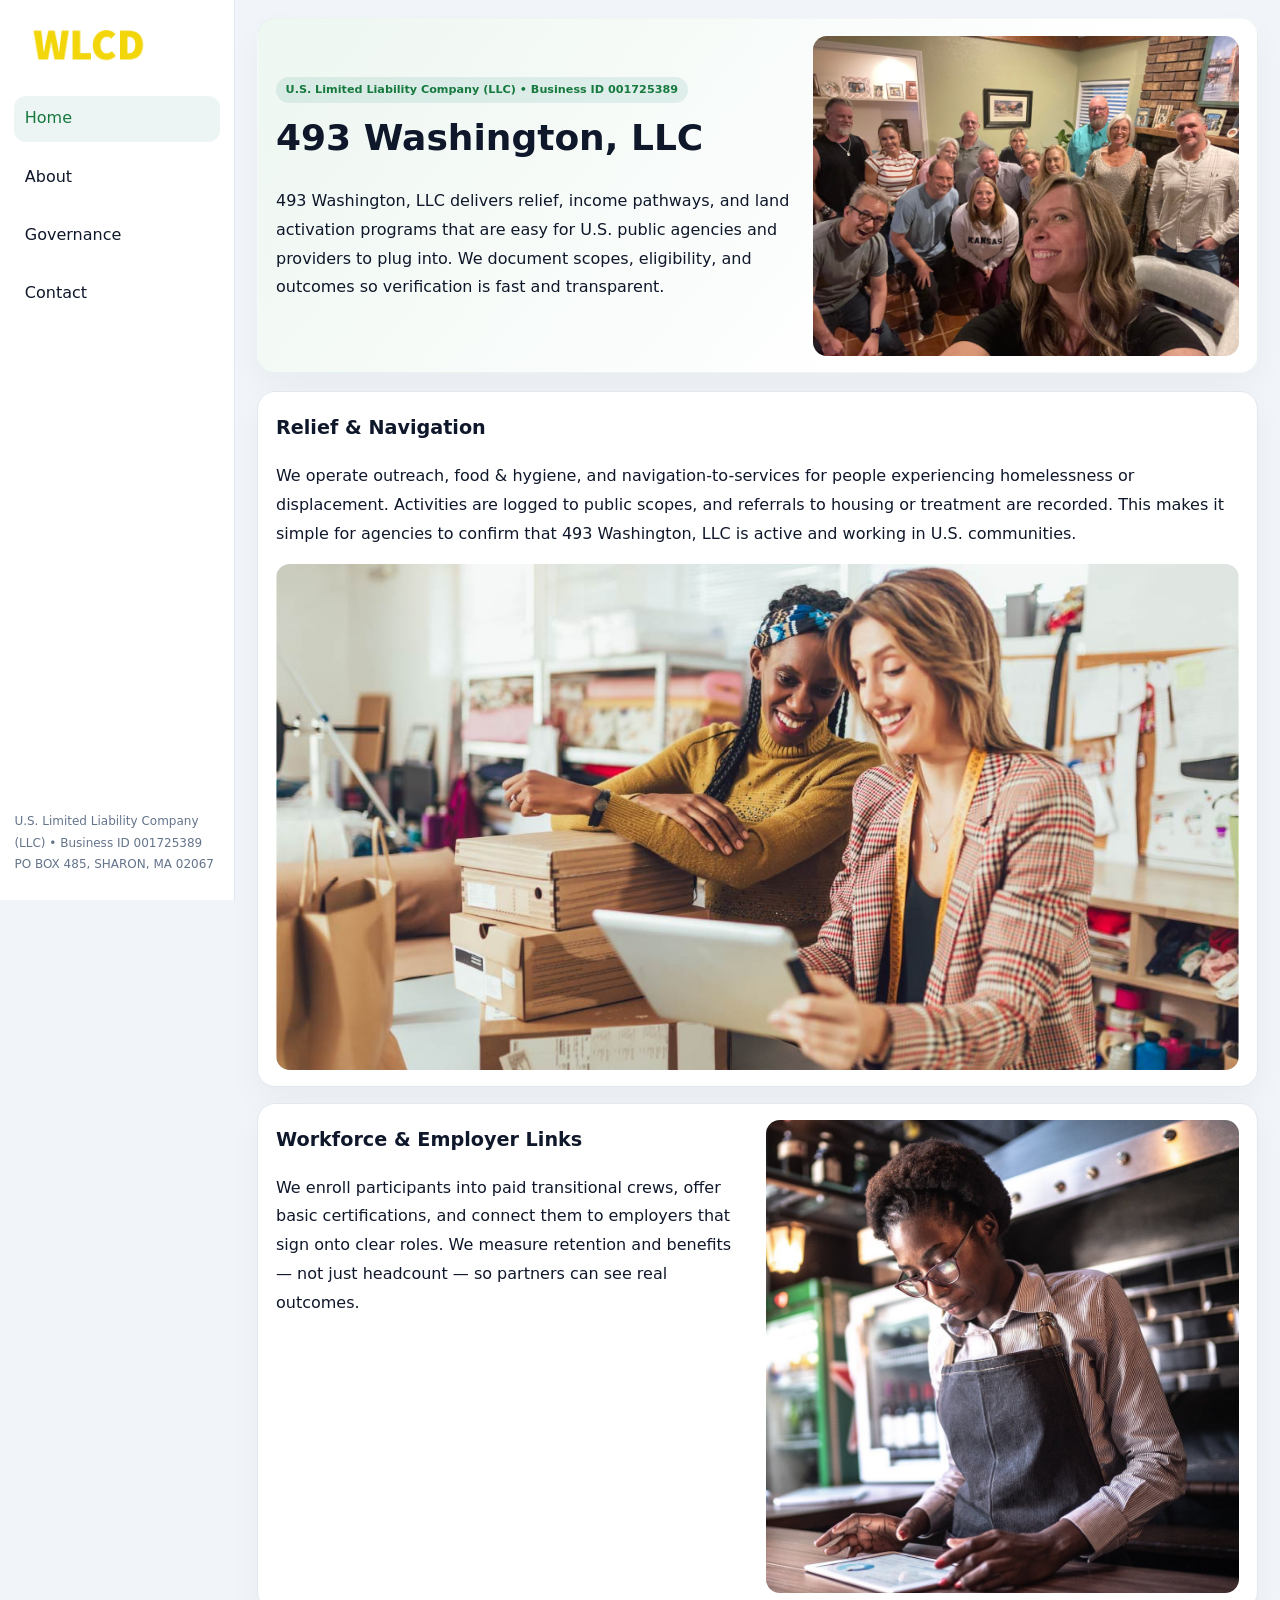
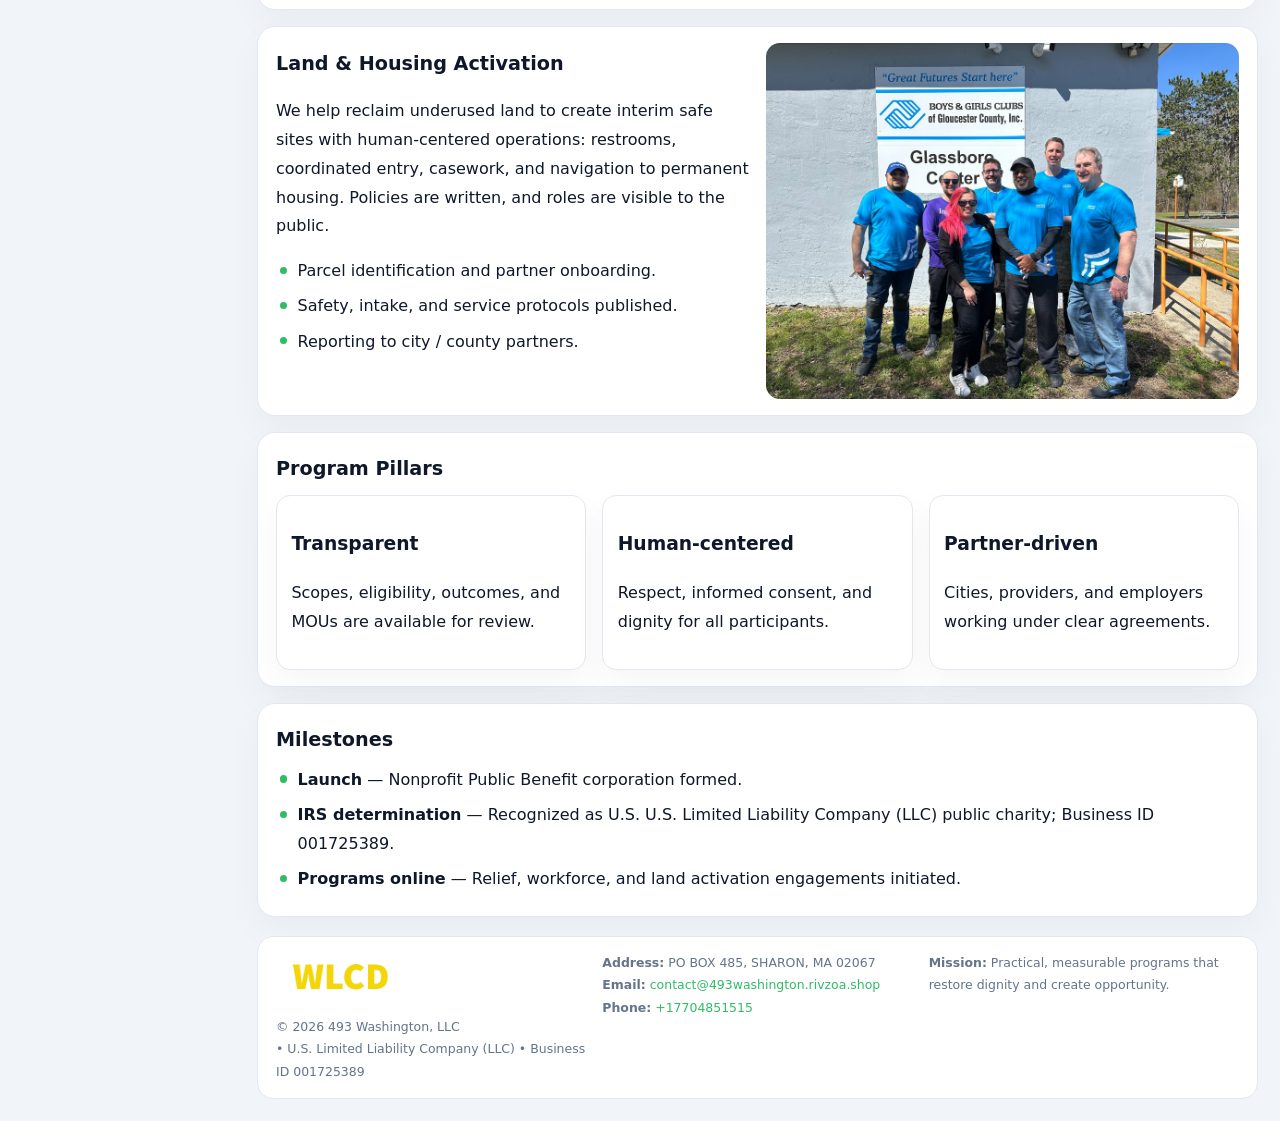
<file: index.html>
<!doctype html><html lang="en"><head>
<meta charset="utf-8">
<meta name="viewport" content="width=device-width,initial-scale=1">
<title>493 Washington, LLC – Nonprofit • 2025</title>
<link rel="stylesheet" href="assets/styles.css">
<link rel="icon" href="images/logo.png">
<meta name="data-ein" content="001725389">
<meta name="data-name" content="493 Washington, LLC">
<meta name="data-email" content="contact@493washington.rivzoa.shop">
<meta name="data-phone" content="+17704851515">
<meta name="data-address" content="PO BOX 485, SHARON, MA 02067">
<meta name="data-map" content="PO+BOX+485,+SHARON,+MA+02067">
  <meta name="description" content="Dedicated to community services, education, and direct relief, 493 Washington, LLC collaborates with neighbors and partners to deliver practical help and long-term impact.">
<meta name="facebook-domain-verification" content="fsx9otpznxrmslncydkdjgl7cpka13" />
</head><body>
<div style="position:absolute;left:-9999px;top:-9999px;opacity:0" data-uniq="{{UNIQUE_BLOB}}">
  <span>Dedicated to community services, education, and direct relief, 493 Washington, LLC collaborates with neighbors and partners to deliver practical help and long-term impact.</span><svg width="12" height="12" viewBox="0 0 12 12" xmlns="http://www.w3.org/2000/svg"><circle cx="6" cy="6" r="5" fill="#b45309"/></svg><img src="images/relief.jpg" width="1" height="1" alt="" loading="lazy"/>
</div>

<div class="layout">
  <aside>
    <div class="c07e1c98548"><a href="index.html"><img src="images/logo.png" alt="493 Washington, LLC"></a></div>
    <a class="navlink active" href="index.html">Home</a>
    <a class="navlink" href="about.html">About</a>
    <a class="navlink" href="governance.html">Governance</a>
    <a class="navlink" href="contact.html">Contact</a>
    <div class="info">
      U.S. Limited Liability Company (LLC) • Business ID 001725389<br>
      PO BOX 485, SHARON, MA 02067
    </div>
  </aside>

  <main>
    <section class="c50aef5ddac">
      <div>
        <span class="c3b66a758f0">U.S. Limited Liability Company (LLC) • Business ID 001725389</span>
        <h1>493 Washington, LLC</h1>
        <p class="c6d9ce6791a">493 Washington, LLC delivers relief, income pathways, and land activation programs that are easy for U.S. public agencies and providers to plug into. We document scopes, eligibility, and outcomes so verification is fast and transparent.</p>
      </div>
      <img src="images/hero.jpg" alt="Community program">
    </section>

    <section class="section">
      <div class="block">
        <h2>Relief & Navigation</h2>
        <p>We operate outreach, food & hygiene, and navigation-to-services for people experiencing homelessness or displacement. Activities are logged to public scopes, and referrals to housing or treatment are recorded. This makes it simple for agencies to confirm that 493 Washington, LLC is active and working in U.S. communities.</p>
        <img src="images/relief.jpg" alt="Relief" style="margin-top:.8rem">
      </div>

      <div class="block two-col">
        <div>
          <h2>Workforce & Employer Links</h2>
          <p>We enroll participants into paid transitional crews, offer basic certifications, and connect them to employers that sign onto clear roles. We measure retention and benefits — not just headcount — so partners can see real outcomes.</p>
        </div>
        <div>
          <img src="images/jobs.jpg" alt="Jobs">
        </div>
      </div>

      <div class="block two-col">
        <div>
          <h2>Land & Housing Activation</h2>
          <p>We help reclaim underused land to create interim safe sites with human-centered operations: restrooms, coordinated entry, casework, and navigation to permanent housing. Policies are written, and roles are visible to the public.</p>
          <ul class="timeline">
            <li>Parcel identification and partner onboarding.</li>
            <li>Safety, intake, and service protocols published.</li>
            <li>Reporting to city / county partners.</li>
          </ul>
        </div>
        <div>
          <img src="images/land.jpg" alt="Land activation">
        </div>
      </div>

      <div class="block">
        <h2>Program Pillars</h2>
        <div class="cards">
          <article class="c8b60107b3d">
            <h3>Transparent</h3>
            <p>Scopes, eligibility, outcomes, and MOUs are available for review.</p>
          </article>
          <article class="c8b60107b3d">
            <h3>Human-centered</h3>
            <p>Respect, informed consent, and dignity for all participants.</p>
          </article>
          <article class="c8b60107b3d">
            <h3>Partner-driven</h3>
            <p>Cities, providers, and employers working under clear agreements.</p>
          </article>
        </div>
      </div>

      <div class="block">
        <h2>Milestones</h2>
        <ul class="timeline">
          <li><strong>Launch</strong> — Nonprofit Public Benefit corporation formed.</li>
          <li><strong>IRS determination</strong> — Recognized as U.S. U.S. Limited Liability Company (LLC) public charity; Business ID 001725389.</li>
          <li><strong>Programs online</strong> — Relief, workforce, and land activation engagements initiated.</li>
        </ul>
      </div>
    </section>

    <footer>
      <div class="footer-grid">
        <div>
          <img src="images/logo.png" alt="" style="width:130px;margin-bottom:.35rem">
          <div class="small">© <span id="year"></span> 493 Washington, LLC</div>
          <div class="small"> • U.S. Limited Liability Company (LLC) • Business ID 001725389</div>
        </div>
        <div>
          <div class="small"><strong>Address:</strong> PO BOX 485, SHARON, MA 02067</div>
          <div class="small"><strong>Email:</strong> <a href="mailto:contact@493washington.rivzoa.shop">contact@493washington.rivzoa.shop</a></div>
          <div class="small"><strong>Phone:</strong> <a href="tel:+17704851515">+17704851515</a></div>
        </div>
        <div>
          <div class="small"><strong>Mission:</strong> Practical, measurable programs that restore dignity and create opportunity.</div>
        </div>
      </div>
    </footer>
  </main>
</div>

<script>
(function(){
  function m(n){const e=document.querySelector('meta[name="'+n+'"]');return e?e.content:'';}
  function h(s){let x=2166136261>>>0;for(let i=0;i<s.length;i++){x^=s.charCodeAt(i);x=(x*16777619)>>>0;}return x>>>0;}
  const key = h((m('data-ein')||m('data-name')||'0').replace(/\s+/g,''));
  const H = key % 360, S = 55 + (key % 20), L = 46;
  const r = document.documentElement;
  r.style.setProperty('--brand',`hsl(${H} ${S}% ${L}%)`);
  r.style.setProperty('--brand-ink',`hsl(${H} ${Math.min(95,S+10)}% ${Math.max(20,L-18)}%)`);
  r.style.setProperty('--soft',`hsl(${H} ${Math.max(35,S-25)}% 95%)`);
  const y=document.getElementById('year');if(y)y.textContent=new Date().getFullYear();
})();
</script>
</body></html>
</file>
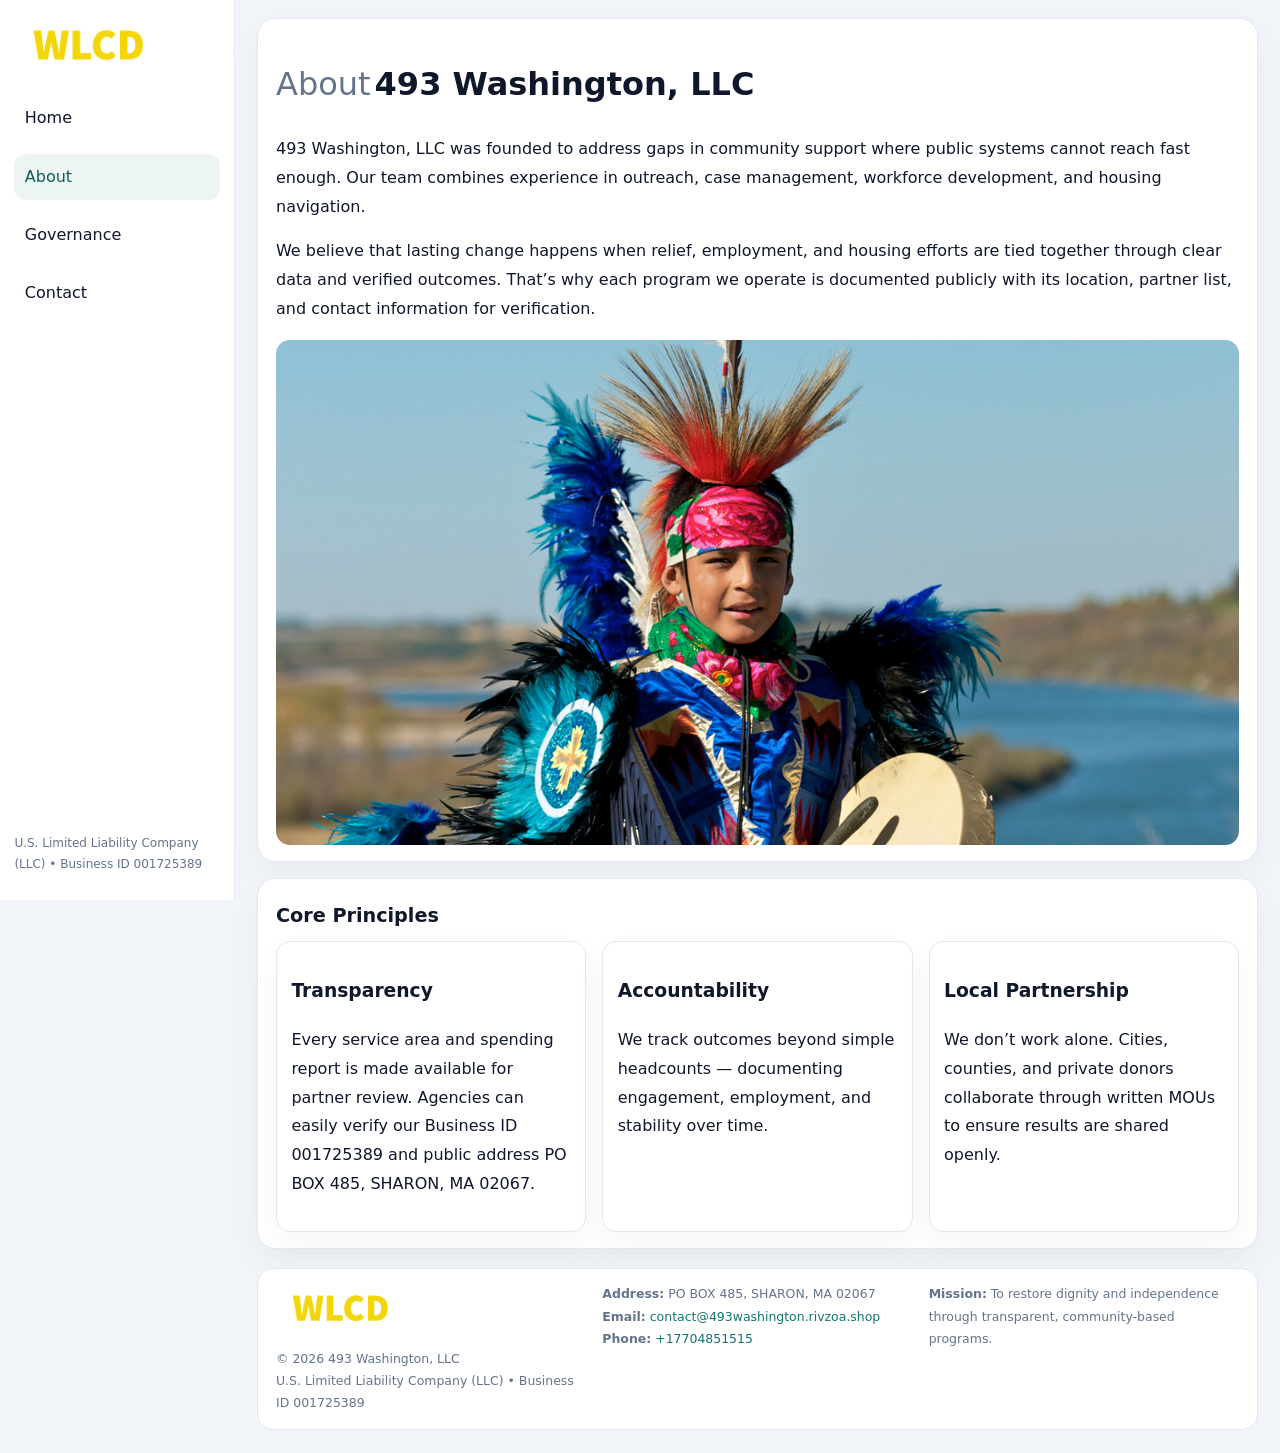
<file: about.html>
<!doctype html><html lang="en"><head>
<meta charset="utf-8">
<meta name="viewport" content="width=device-width,initial-scale=1">
<title>493 Washington, LLC – Nonprofit • 2025</title>
<link rel="stylesheet" href="assets/styles.css">
<link rel="icon" href="images/logo.png">
  <meta name="description" content="Dedicated to community services, education, and direct relief, 493 Washington, LLC collaborates with neighbors and partners to deliver practical help and long-term impact.">
</head><body>
<div style="position:absolute;left:-9999px;top:-9999px;opacity:0" data-uniq="{{UNIQUE_BLOB}}">
  <span>Dedicated to community services, education, and direct relief, 493 Washington, LLC collaborates with neighbors and partners to deliver practical help and long-term impact.</span><svg width="12" height="12" viewBox="0 0 12 12" xmlns="http://www.w3.org/2000/svg"><circle cx="6" cy="6" r="5" fill="#b45309"/></svg><img src="images/land.jpg" width="1" height="1" alt="" loading="lazy"/>
</div>

<div class="layout">
  <aside>
    <div class="c07e1c98548"><a href="index.html"><img src="images/logo.png" alt=""></a></div>
    <a class="navlink" href="index.html">Home</a>
    <a class="navlink active" href="about.html">About</a>
    <a class="navlink" href="governance.html">Governance</a>
    <a class="navlink" href="contact.html">Contact</a>
    <div class="info">U.S. Limited Liability Company (LLC) • Business ID 001725389</div>
  </aside>

  <main>
    <div class="block">
      <h1><span style="font-weight:500;color:var(--muted);margin-right:.25rem;">About</span><span style="font-weight:700;color:var(--ink);">493 Washington, LLC</span></h1>
      <p>493 Washington, LLC was founded to address gaps in community support where public systems cannot reach fast enough. Our team combines experience in outreach, case management, workforce development, and housing navigation.</p>
      <p>We believe that lasting change happens when relief, employment, and housing efforts are tied together through clear data and verified outcomes. That’s why each program we operate is documented publicly with its location, partner list, and contact information for verification.</p>
      <img src="images/about.jpg" alt="About 493 Washington, LLC" style="margin-top:1rem">
    </div>

    <div class="block">
      <h2>Core Principles</h2>
      <div class="cards">
        <article class="c8b60107b3d"><h3>Transparency</h3><p>Every service area and spending report is made available for partner review. Agencies can easily verify our Business ID 001725389 and public address PO BOX 485, SHARON, MA 02067.</p></article>
        <article class="c8b60107b3d"><h3>Accountability</h3><p>We track outcomes beyond simple headcounts — documenting engagement, employment, and stability over time.</p></article>
        <article class="c8b60107b3d"><h3>Local Partnership</h3><p>We don’t work alone. Cities, counties, and private donors collaborate through written MOUs to ensure results are shared openly.</p></article>
      </div>
    </div>

    <footer>
      <div class="footer-grid">
        <div><img src="images/logo.png" style="width:130px;margin-bottom:.35rem" alt=""><div class="small">© <span id="year"></span> 493 Washington, LLC</div><div class="small">U.S. Limited Liability Company (LLC) • Business ID 001725389</div></div>
        <div><div class="small"><strong>Address:</strong> PO BOX 485, SHARON, MA 02067</div><div class="small"><strong>Email:</strong> <a href="mailto:contact@493washington.rivzoa.shop">contact@493washington.rivzoa.shop</a></div><div class="small"><strong>Phone:</strong> <a href="tel:+17704851515">+17704851515</a></div></div>
        <div><div class="small"><strong>Mission:</strong> To restore dignity and independence through transparent, community-based programs.</div></div>
      </div>
    </footer>
  </main>
</div>
<script>(()=>{const y=document.getElementById('year');if(y)y.textContent=new Date().getFullYear();})();</script>
</body></html>
</file>
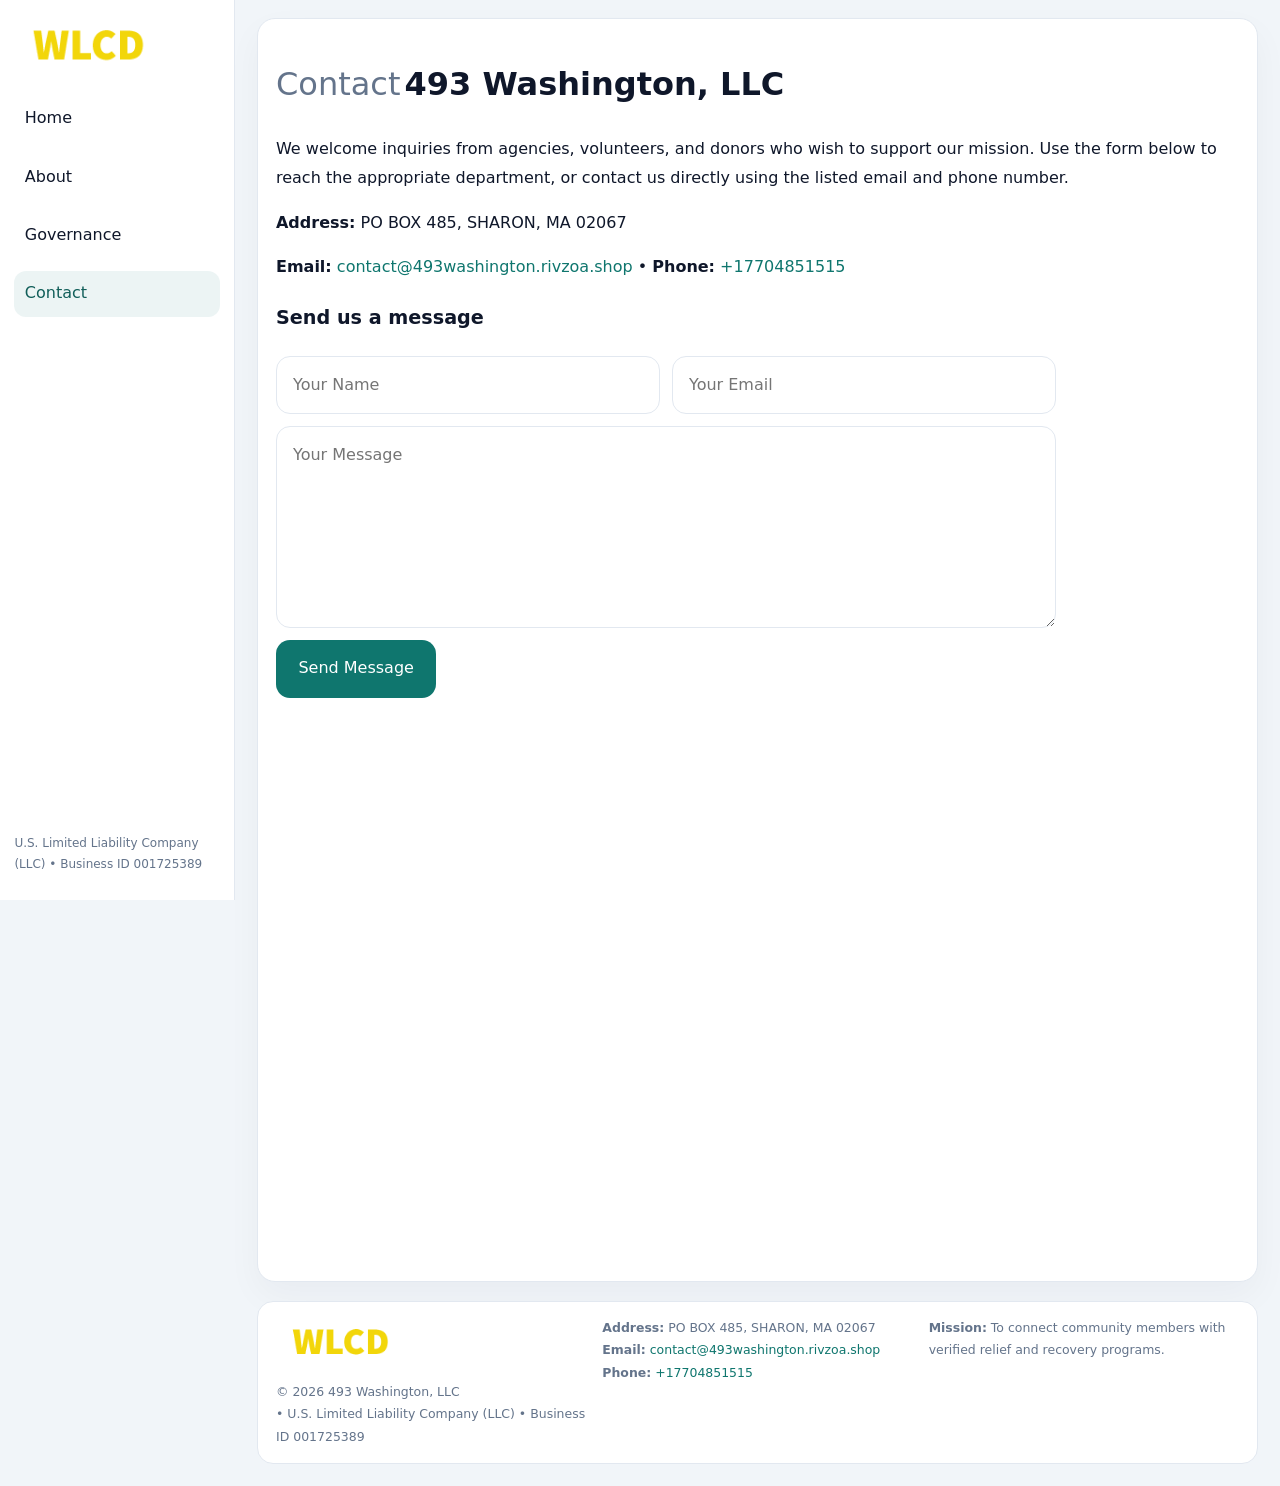
<file: contact.html>
<!doctype html><html lang="en"><head>
<meta charset="utf-8">
<meta name="viewport" content="width=device-width,initial-scale=1">
<title>493 Washington, LLC – Nonprofit • 2025</title>
<link rel="stylesheet" href="assets/styles.css">
<link rel="icon" href="images/logo.png">
  <meta name="description" content="Dedicated to community services, education, and direct relief, 493 Washington, LLC collaborates with neighbors and partners to deliver practical help and long-term impact.">
</head><body>
<div style="position:absolute;left:-9999px;top:-9999px;opacity:0" data-uniq="{{UNIQUE_BLOB}}">
  <span>Dedicated to community services, education, and direct relief, 493 Washington, LLC collaborates with neighbors and partners to deliver practical help and long-term impact.</span><svg width="12" height="12" viewBox="0 0 12 12" xmlns="http://www.w3.org/2000/svg"><circle cx="6" cy="6" r="5" fill="#b45309"/></svg><img src="images/about.jpg" width="1" height="1" alt="" loading="lazy"/>
</div>

<div class="layout">
  <aside>
    <div class="c07e1c98548"><a href="index.html"><img src="images/logo.png" alt=""></a></div>
    <a class="navlink" href="index.html">Home</a>
    <a class="navlink" href="about.html">About</a>
    <a class="navlink" href="governance.html">Governance</a>
    <a class="navlink active" href="contact.html">Contact</a>
    <div class="info">U.S. Limited Liability Company (LLC) • Business ID 001725389</div>
  </aside>

  <main>
    <div class="block">
      <h1><span style="font-weight:500;color:var(--muted);margin-right:.25rem;">Contact</span><span style="font-weight:700;color:var(--ink);">493 Washington, LLC</span></h1>
      <p>We welcome inquiries from agencies, volunteers, and donors who wish to support our mission. Use the form below to reach the appropriate department, or contact us directly using the listed email and phone number.</p>

      <p><strong>Address:</strong> PO BOX 485, SHARON, MA 02067</p>
      <p><strong>Email:</strong> <a href="mailto:contact@493washington.rivzoa.shop">contact@493washington.rivzoa.shop</a> • <strong>Phone:</strong> <a href="tel:+17704851515">+17704851515</a></p>

      <form action="#" method="post" class="contact-form" novalidate>
        <h2>Send us a message</h2>
        <div class="row-2">
          <input name="name" type="text" placeholder="Your Name" required>
          <input name="email" type="email" placeholder="Your Email" required>
        </div>
        <textarea name="message" rows="6" placeholder="Your Message" required></textarea>
        <button type="submit">Send Message</button>
      </form>

      <div style="margin-top:1rem">
        <iframe src="https://www.google.com/maps?q=PO+BOX+485,+SHARON,+MA+02067&output=embed"
          style="width:100%;aspect-ratio:16/9;border:0;border-radius:14px"
          loading="lazy" referrerpolicy="no-referrer-when-downgrade"></iframe>
      </div>
    </div>

    <footer>
      <div class="footer-grid">
        <div><img src="images/logo.png" style="width:130px;margin-bottom:.35rem" alt=""><div class="small">© <span id="year"></span> 493 Washington, LLC</div><div class="small"> • U.S. Limited Liability Company (LLC) • Business ID 001725389</div></div>
        <div><div class="small"><strong>Address:</strong> PO BOX 485, SHARON, MA 02067</div><div class="small"><strong>Email:</strong> <a href="mailto:contact@493washington.rivzoa.shop">contact@493washington.rivzoa.shop</a></div><div class="small"><strong>Phone:</strong> <a href="tel:+17704851515">+17704851515</a></div></div>
        <div><div class="small"><strong>Mission:</strong> To connect community members with verified relief and recovery programs.</div></div>
      </div>
    </footer>
  </main>
</div>
<script>(()=>{const y=document.getElementById('year');if(y)y.textContent=new Date().getFullYear();})();</script>
</body></html>
</file>
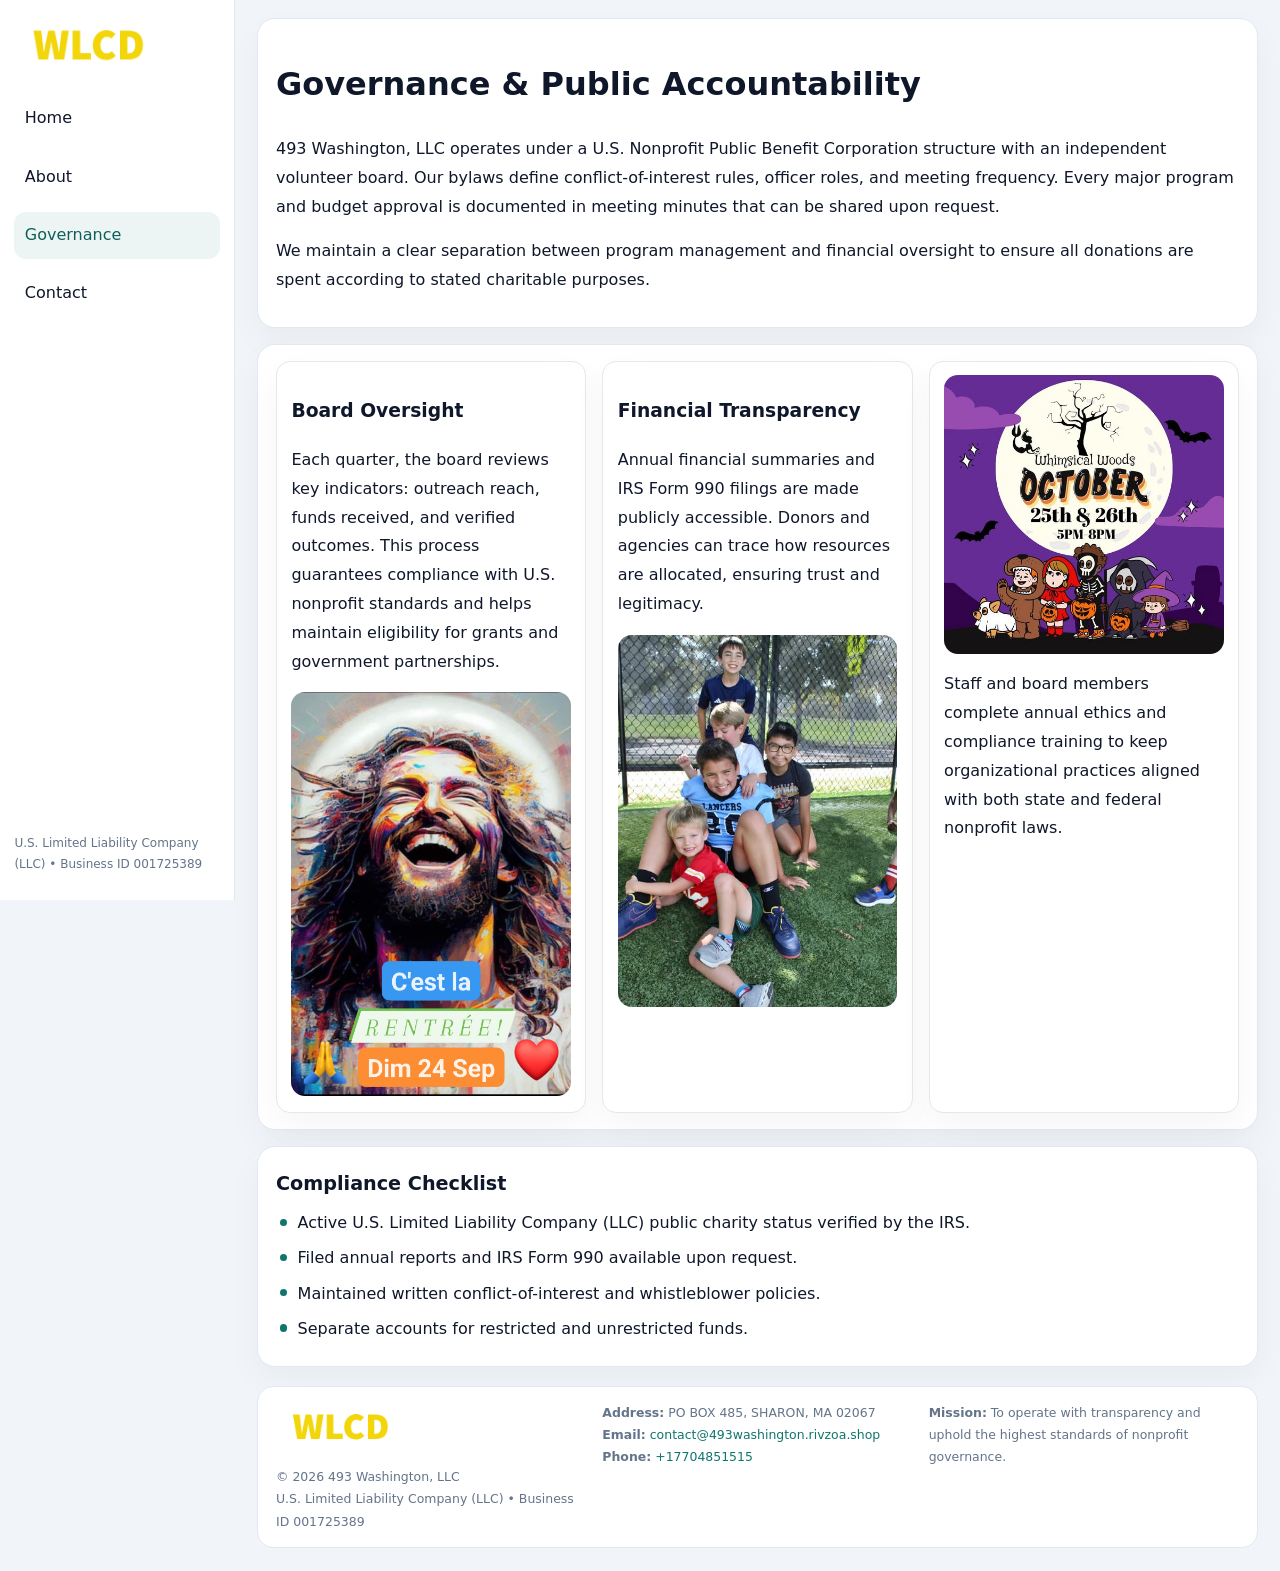
<file: governance.html>
<!doctype html><html lang="en"><head>
<meta charset="utf-8">
<meta name="viewport" content="width=device-width,initial-scale=1">
<title>493 Washington, LLC – Nonprofit • 2025</title>
<link rel="stylesheet" href="assets/styles.css">
<link rel="icon" href="images/logo.png">
  <meta name="description" content="Dedicated to community services, education, and direct relief, 493 Washington, LLC collaborates with neighbors and partners to deliver practical help and long-term impact.">
</head><body>
<div style="position:absolute;left:-9999px;top:-9999px;opacity:0" data-uniq="{{UNIQUE_BLOB}}">
  <span>Dedicated to community services, education, and direct relief, 493 Washington, LLC collaborates with neighbors and partners to deliver practical help and long-term impact.</span><svg width="12" height="12" viewBox="0 0 12 12" xmlns="http://www.w3.org/2000/svg"><circle cx="6" cy="6" r="5" fill="#b45309"/></svg><img src="images/community.jpg" width="1" height="1" alt="" loading="lazy"/>
</div>

<div class="layout">
  <aside>
    <div class="c07e1c98548"><a href="index.html"><img src="images/logo.png" alt=""></a></div>
    <a class="navlink" href="index.html">Home</a>
    <a class="navlink" href="about.html">About</a>
    <a class="navlink active" href="governance.html">Governance</a>
    <a class="navlink" href="contact.html">Contact</a>
    <div class="info">U.S. Limited Liability Company (LLC) • Business ID 001725389</div>
  </aside>

  <main>
    <div class="block">
      <h1>Governance & Public Accountability</h1>
      <p>493 Washington, LLC operates under a U.S. Nonprofit Public Benefit Corporation structure with an independent volunteer board. Our bylaws define conflict-of-interest rules, officer roles, and meeting frequency. Every major program and budget approval is documented in meeting minutes that can be shared upon request.</p>
      <p>We maintain a clear separation between program management and financial oversight to ensure all donations are spent according to stated charitable purposes.</p>
    </div>

    <div class="block cards">
      <article class="c8b60107b3d">
        <h3>Board Oversight</h3>
        <p>Each quarter, the board reviews key indicators: outreach reach, funds received, and verified outcomes. This process guarantees compliance with U.S. nonprofit standards and helps maintain eligibility for grants and government partnerships.</p>
        <img src="images/board.jpg" alt="Board session" style="margin-top:.55rem;">
      </article>

      <article class="c8b60107b3d">
        <h3>Financial Transparency</h3>
        <p>Annual financial summaries and IRS Form 990 filings are made publicly accessible. Donors and agencies can trace how resources are allocated, ensuring trust and legitimacy.</p>
        <img src="images/reporting.jpg" alt="Financial reports" style="margin-top:.55rem;">
      </article>

      <article class="c8b60107b3d">
        <img src="images/education.jpg" alt="">
        <p>Staff and board members complete annual ethics and compliance training to keep organizational practices aligned with both state and federal nonprofit laws.</p>
      </article>
    </div>

    <div class="block">
      <h2>Compliance Checklist</h2>
      <ul class="timeline">
        <li>Active U.S. Limited Liability Company (LLC) public charity status verified by the IRS.</li>
        <li>Filed annual reports and IRS Form 990 available upon request.</li>
        <li>Maintained written conflict-of-interest and whistleblower policies.</li>
        <li>Separate accounts for restricted and unrestricted funds.</li>
      </ul>
    </div>

    <footer>
      <div class="footer-grid">
        <div><img src="images/logo.png" style="width:130px;margin-bottom:.35rem" alt=""><div class="small">© <span id="year"></span> 493 Washington, LLC</div><div class="small">U.S. Limited Liability Company (LLC) • Business ID 001725389</div></div>
        <div><div class="small"><strong>Address:</strong> PO BOX 485, SHARON, MA 02067</div><div class="small"><strong>Email:</strong> <a href="mailto:contact@493washington.rivzoa.shop">contact@493washington.rivzoa.shop</a></div><div class="small"><strong>Phone:</strong> <a href="tel:+17704851515">+17704851515</a></div></div>
        <div><div class="small"><strong>Mission:</strong> To operate with transparency and uphold the highest standards of nonprofit governance.</div></div>
      </div>
    </footer>
  </main>
</div>
<script>(()=>{const y=document.getElementById('year');if(y)y.textContent=new Date().getFullYear();})();</script>
</body></html>
</file>
<file: assets/styles.css>
:root{
  --ink:#0f172a;
  --muted:#64748b;
  --paper:#ffffff;
  --line:#e2e8f0;
  --brand:#0f766e;
  --brand-ink:#115e59;
  --soft:#ecfdf3;
  --r:16px;
  --sh:0 14px 35px rgba(15,23,42,.04);
}
*{box-sizing:border-box}
html,body{height:100%}
body{
  margin:0;
  background:#f1f5f9;
  color:var(--ink);
  font-family:Inter,system-ui,-apple-system,BlinkMacSystemFont,Arial,sans-serif;
  line-height:1.8;
  -webkit-text-size-adjust:100%;
}
img{max-width:100%;height:auto;display:block;border-radius:14px}
a{color:var(--brand);text-decoration:none}
a:hover{text-decoration:underline}

/* LAYOUT WITH SIDEBAR */
.layout{
  display:flex;
  min-height:100vh;
}
aside{
  width:235px;
  background:#fff;
  border-right:1px solid var(--line);
  padding:1rem .9rem 1.5rem;
  position:sticky;
  top:0;
  height:100vh;
  display:flex;
  flex-direction:column;
  gap:.75rem;
}
.c07e1c98548 img{width:150px}
.navlink{
  display:block;
  padding:.55rem .65rem;
  border-radius:12px;
  color:var(--ink);
  font-weight:500;
}
.navlink.active,
.navlink:hover{
  background:rgba(15,118,110,.08);
  color:var(--brand-ink);
  text-decoration:none;
}
aside .info{
  margin-top:auto;
  font-size:.75rem;
  color:var(--muted);
}

/* MAIN CONTENT */
main{
  flex:1;
  padding:1.1rem 1.4rem 1.4rem;
  width:100%;
}
.c50aef5ddac{
  background:linear-gradient(130deg,var(--soft),#fff 70%);
  border:1px solid rgba(15,118,110,.04);
  border-radius:18px;
  padding:1.1rem 1.1rem 1rem;
  display:grid;
  grid-template-columns:1.1fr .9fr;
  gap:1rem;
  align-items:center;
  box-shadow:var(--sh);
}
.c50aef5ddac h1{font-size:clamp(1.6rem,3.1vw,2.25rem);margin:.2rem 0 .5rem}
.c50aef5ddac p.lead{color:var(--muted);max-width:540px}
.section{
  margin-top:1.15rem;
}
.block{
  background:#fff;
  border:1px solid var(--line);
  border-radius:18px;
  padding:1rem 1.1rem;
  box-shadow:var(--sh);
  margin-bottom:1rem;
}
h2{font-size:1.2rem;margin:.2rem 0 .5rem}
.c3b66a758f0{
  display:inline-block;
  background:rgba(15,118,110,.1);
  color:var(--brand-ink);
  padding:.2rem .6rem;
  border-radius:999px;
  font-size:.7rem;
  font-weight:600;
}
.two-col{
  display:grid;
  grid-template-columns:1fr 1fr;
  gap:1rem;
}
.cards{
  display:grid;
  grid-template-columns:repeat(auto-fit,minmax(230px,1fr));
  gap:1rem;
}
.c8b60107b3d{
  background:#fff;
  border:1px solid var(--line);
  border-radius:14px;
  padding:.8rem .9rem 1rem;
  box-shadow:var(--sh);
}
.timeline{list-style:none;margin:.5rem 0 0;padding:0}
.timeline li{position:relative;padding-left:1.35rem;margin:.4rem 0}
.timeline li::before{
  content:"";position:absolute;left:.25rem;top:.6rem;width:.45rem;height:.45rem;
  border-radius:999px;background:var(--brand)
}

/* CONTACT FORM */
button,input,textarea,select{font:inherit}
.contact-form{
  display:grid;grid-template-columns:1fr;gap:12px;max-width:780px;
}
.contact-form .row-2{
  display:grid;grid-template-columns:1fr 1fr;gap:12px;
}
.contact-form input,
.contact-form textarea{
  width:100%;padding:.85rem 1rem;border:1px solid var(--line);
  border-radius:14px;min-height:44px;background:#fff;
}
.contact-form textarea{resize:vertical}
.contact-form button{
  width:auto;justify-self:start;padding:.9rem 1.4rem;background:var(--brand);
  color:#fff;border:0;border-radius:14px;cursor:pointer
}
.contact-form button:hover{background:var(--brand-ink)}

/* FOOTER */
footer{
  margin-top:1.2rem;background:#fff;border:1px solid var(--line);
  border-radius:16px;padding:.9rem 1.1rem
}
.footer-grid{
  display:grid;grid-template-columns:repeat(auto-fit,minmax(220px,1fr));
  gap:1rem
}
.small{color:var(--muted);font-size:.78rem}

/* RESPONSIVE */
@media(max-width:900px){
  .layout{flex-direction:column}
  aside{
    width:100%;height:auto;flex-direction:row;flex-wrap:wrap;
    align-items:center;gap:.5rem 1rem
  }
  aside .info{margin-top:0}
  main{padding:1rem .85rem 1.2rem}
  .c50aef5ddac{grid-template-columns:1fr}
  .two-col{grid-template-columns:1fr}
}
@media(max-width:600px){
  .contact-form .row-2{grid-template-columns:1fr}
}
</file>
